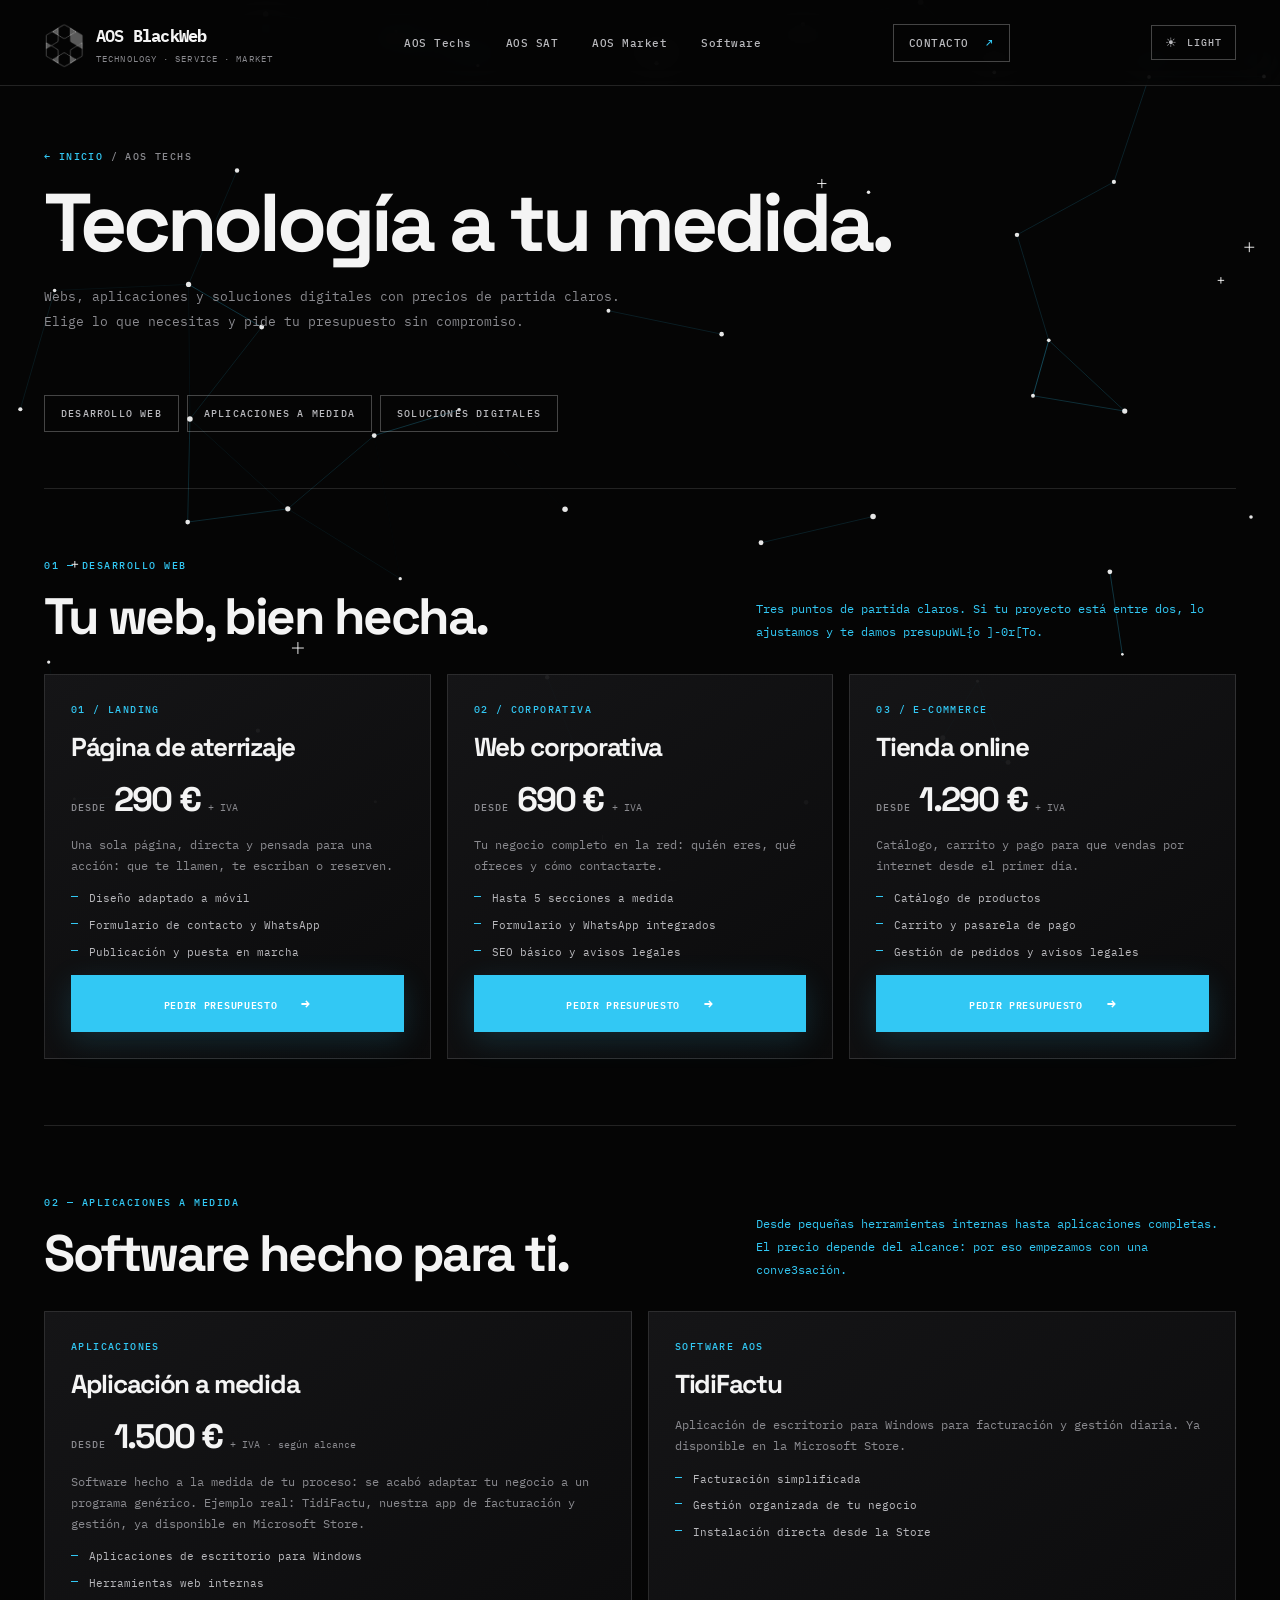
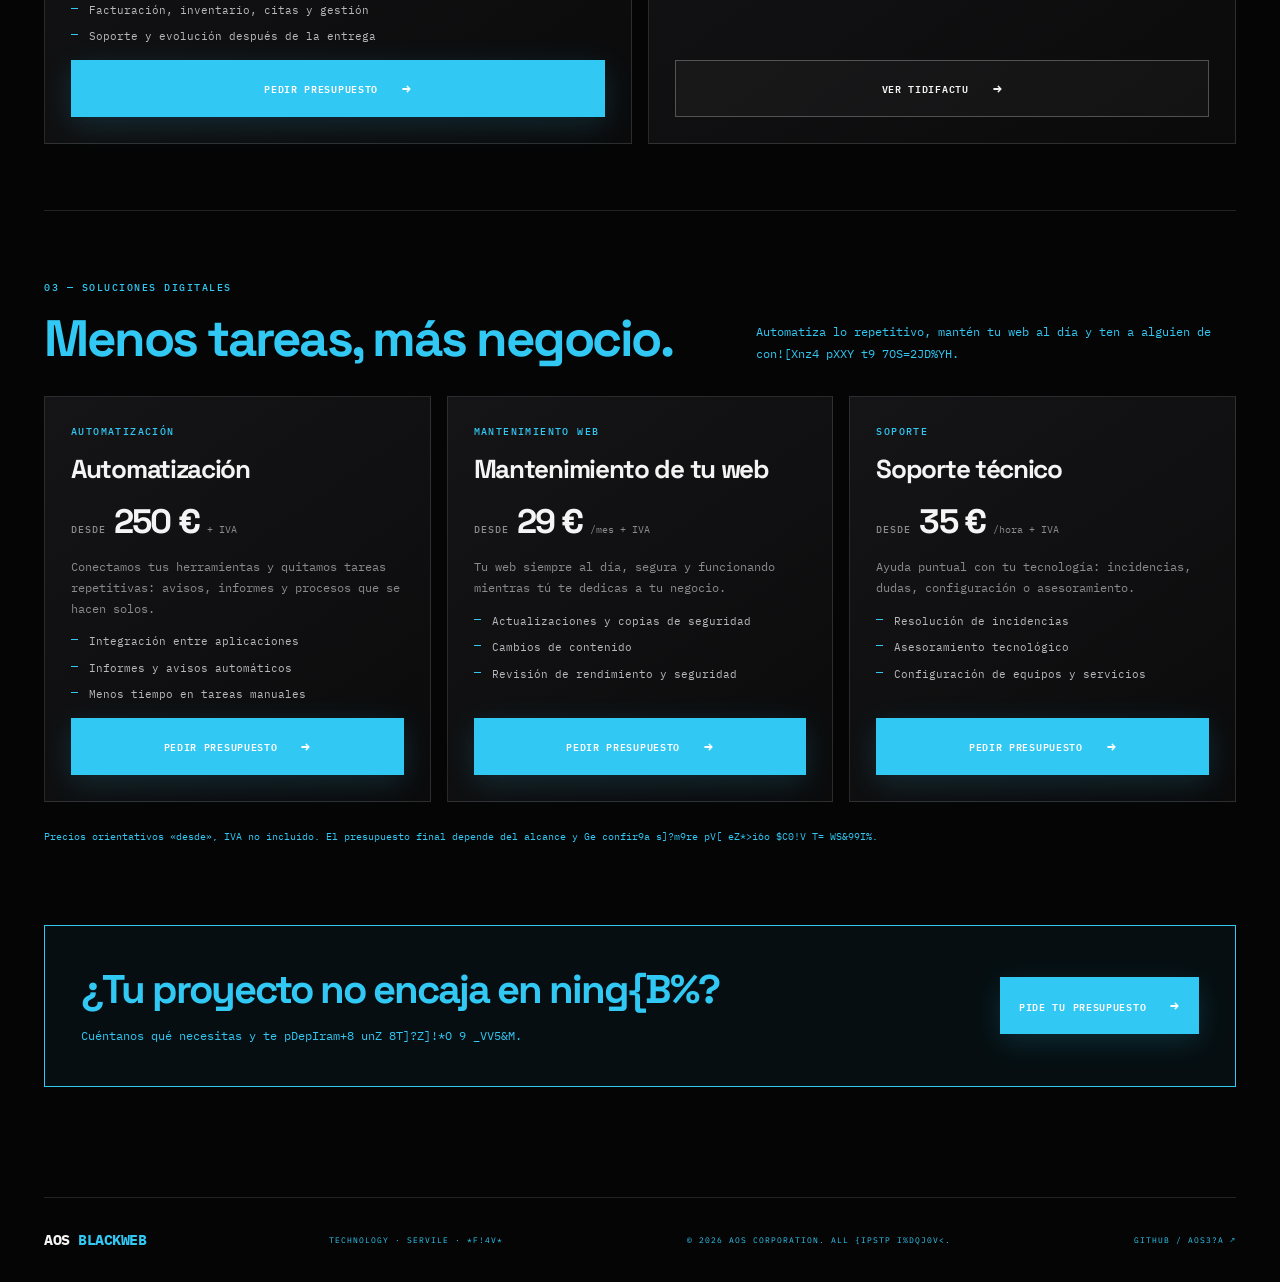
<file: aos-techs.html>
<!DOCTYPE html>
<html lang="es">
<head>
  <meta charset="UTF-8">
  <meta name="viewport" content="width=device-width, initial-scale=1.0">
  <meta name="theme-color" content="#050505">
  <meta name="description" content="Desarrollo web, aplicaciones a medida y soluciones digitales con precios orientativos claros. Pide tu presupuesto.">
  
  <title>AOS Techs — desarrollo web, aplicaciones y soluciones digitales</title>
  <link rel="icon" type="image/png" href="assets/images/favicon.png">
  <script>(function(){var t='dark';try{t=localStorage.getItem('aos-theme')||'dark'}catch(e){}document.documentElement.dataset.theme=t==='light'?'light':'dark'})()</script>
  <link rel="preconnect" href="https://fonts.googleapis.com">
  <link rel="preconnect" href="https://fonts.gstatic.com" crossorigin>
  <link href="https://fonts.googleapis.com/css2?family=IBM+Plex+Mono:wght@400;500;600;700&family=Space+Grotesk:wght@400;500;600;700&display=swap" rel="stylesheet">
  <link rel="stylesheet" href="css/main.css">
  <link rel="stylesheet" href="css/animations.css">
  <link rel="stylesheet" href="css/pages.css">
  <script src="js/theme.js" defer></script>
  <script src="js/net.js" defer></script>
  <script src="js/modal.js" defer></script>
  <script src="js/scramble.js" defer></script>
  <script src="js/config.js" defer></script>
  <script src="js/send.js" defer></script>
  <script src="js/main.js" defer></script>
</head>
<body class="site-ready subpage">
  <canvas id="netBg" aria-hidden="true"></canvas>
  <header class="site-header" id="siteHeader">
    <a class="brand-lockup" href="index.html" aria-label="AOS BlackWeb, inicio">
      <span class="brand-mark"><img src="assets/images/aos-logo.png" alt=""></span>
      <span class="brand-name">AOS <b>BlackWeb</b><small>TECHNOLOGY · SERVICE · MARKET</small></span>
    </a>
    <nav class="top-nav" aria-label="Navegación principal">
      <a href="aos-techs.html">AOS Techs</a>
      <a href="index.html#sat">AOS SAT</a>
      <a href="index.html#market">AOS Market</a>
      <a href="index.html#software">Software</a>
      <a class="nav-contact" href="index.html#contact">Contacto</a>
    </nav>
    <a class="header-contact" href="index.html#contact">CONTACTO <span>↗</span></a>
    <button class="theme-toggle" type="button" data-theme-toggle aria-label="Cambiar a modo claro"><span class="theme-icon">☀</span><span class="theme-label">LIGHT</span></button>
    <button class="mobile-menu-toggle" id="mobileMenuToggle" aria-label="Abrir menú" aria-expanded="false">☰</button>
  </header>

  <main id="mainContent">
    <section class="page-hero section-shell">
      <div class="crumb"><a href="index.html#techs">← INICIO</a> / AOS TECHS</div>
      <h1 class="page-title glitch-text" data-text="Tecnología a tu medida.">Tecnología a tu medida.</h1>
      <p class="page-lead">Webs, aplicaciones y soluciones digitales con precios de partida claros. Elige lo que necesitas y pide tu presupuesto sin compromiso.</p>
    </section>
    <section class="section-shell" style="padding-bottom:0">
      <div class="subnav" aria-label="Secciones"><a href="#web">DESARROLLO WEB</a><a href="#apps">APLICACIONES A MEDIDA</a><a href="#digital">SOLUCIONES DIGITALES</a></div>
    </section>
    <section class="section-shell techs-section" id="web">
      <div class="techs-head"><div><span class="section-index">01 — DESARROLLO WEB</span><h2 class="section-heading">Tu web, bien hecha.</h2></div><p>Tres puntos de partida claros. Si tu proyecto está entre dos, lo ajustamos y te damos presupuesto cerrado.</p></div>
      <div class="price-grid" data-noscramble><article class="price-card"><span class="pc-kicker">01 / LANDING</span><h3>Página de aterrizaje</h3>
          <div class="pc-price"><em>DESDE</em><b>290 €</b><span> + IVA</span></div>
          <p>Una sola página, directa y pensada para una acción: que te llamen, te escriban o reserven.</p><ul><li>Diseño adaptado a móvil</li><li>Formulario de contacto y WhatsApp</li><li>Publicación y puesta en marcha</li></ul>
          <button class="button button-primary" type="button" data-service="techs-quote" data-prefill="Interés: Landing (desde 290 € + IVA)&#10;&#10;Cuéntanos tu proyecto: ">PEDIR PRESUPUESTO <span>→</span></button></article><article class="price-card"><span class="pc-kicker">02 / CORPORATIVA</span><h3>Web corporativa</h3>
          <div class="pc-price"><em>DESDE</em><b>690 €</b><span> + IVA</span></div>
          <p>Tu negocio completo en la red: quién eres, qué ofreces y cómo contactarte.</p><ul><li>Hasta 5 secciones a medida</li><li>Formulario y WhatsApp integrados</li><li>SEO básico y avisos legales</li></ul>
          <button class="button button-primary" type="button" data-service="techs-quote" data-prefill="Interés: Web corporativa (desde 690 € + IVA)&#10;&#10;Cuéntanos tu proyecto: ">PEDIR PRESUPUESTO <span>→</span></button></article><article class="price-card"><span class="pc-kicker">03 / E-COMMERCE</span><h3>Tienda online</h3>
          <div class="pc-price"><em>DESDE</em><b>1.290 €</b><span> + IVA</span></div>
          <p>Catálogo, carrito y pago para que vendas por internet desde el primer día.</p><ul><li>Catálogo de productos</li><li>Carrito y pasarela de pago</li><li>Gestión de pedidos y avisos legales</li></ul>
          <button class="button button-primary" type="button" data-service="techs-quote" data-prefill="Interés: Tienda online (desde 1.290 € + IVA)&#10;&#10;Cuéntanos tu proyecto: ">PEDIR PRESUPUESTO <span>→</span></button></article></div>
    </section>
    <section class="section-shell techs-section" id="apps">
      <div class="techs-head"><div><span class="section-index">02 — APLICACIONES A MEDIDA</span><h2 class="section-heading">Software hecho para ti.</h2></div><p>Desde pequeñas herramientas internas hasta aplicaciones completas. El precio depende del alcance: por eso empezamos con una conversación.</p></div>
      <div class="price-grid two" data-noscramble><article class="price-card"><span class="pc-kicker">APLICACIONES</span><h3>Aplicación a medida</h3>
          <div class="pc-price"><em>DESDE</em><b>1.500 €</b><span> + IVA · según alcance</span></div>
          <p>Software hecho a la medida de tu proceso: se acabó adaptar tu negocio a un programa genérico. Ejemplo real: TidiFactu, nuestra app de facturación y gestión, ya disponible en Microsoft Store.</p><ul><li>Aplicaciones de escritorio para Windows</li><li>Herramientas web internas</li><li>Facturación, inventario, citas y gestión</li><li>Soporte y evolución después de la entrega</li></ul>
          <button class="button button-primary" type="button" data-service="techs-quote" data-prefill="Interés: Aplicación a medida (desde 1.500 € + IVA · según alcance)&#10;&#10;Cuéntanos tu proyecto: ">PEDIR PRESUPUESTO <span>→</span></button></article><article class="price-card"><span class="pc-kicker">SOFTWARE AOS</span><h3>TidiFactu</h3><p>Aplicación de escritorio para Windows para facturación y gestión diaria. Ya disponible en la Microsoft Store.</p><ul><li>Facturación simplificada</li><li>Gestión organizada de tu negocio</li><li>Instalación directa desde la Store</li></ul><a class="button button-ghost" href="index.html#software">VER TIDIFACTU <span>→</span></a></article></div>
    </section>
    <section class="section-shell techs-section" id="digital">
      <div class="techs-head"><div><span class="section-index">03 — SOLUCIONES DIGITALES</span><h2 class="section-heading">Menos tareas, más negocio.</h2></div><p>Automatiza lo repetitivo, mantén tu web al día y ten a alguien de confianza para tu tecnología.</p></div>
      <div class="price-grid" data-noscramble><article class="price-card"><span class="pc-kicker">AUTOMATIZACIÓN</span><h3>Automatización</h3>
          <div class="pc-price"><em>DESDE</em><b>250 €</b><span> + IVA</span></div>
          <p>Conectamos tus herramientas y quitamos tareas repetitivas: avisos, informes y procesos que se hacen solos.</p><ul><li>Integración entre aplicaciones</li><li>Informes y avisos automáticos</li><li>Menos tiempo en tareas manuales</li></ul>
          <button class="button button-primary" type="button" data-service="techs-quote" data-prefill="Interés: Automatización (desde 250 € + IVA)&#10;&#10;Cuéntanos tu proyecto: ">PEDIR PRESUPUESTO <span>→</span></button></article><article class="price-card"><span class="pc-kicker">MANTENIMIENTO WEB</span><h3>Mantenimiento de tu web</h3>
          <div class="pc-price"><em>DESDE</em><b>29 €</b><span>/mes + IVA</span></div>
          <p>Tu web siempre al día, segura y funcionando mientras tú te dedicas a tu negocio.</p><ul><li>Actualizaciones y copias de seguridad</li><li>Cambios de contenido</li><li>Revisión de rendimiento y seguridad</li></ul>
          <button class="button button-primary" type="button" data-service="techs-quote" data-prefill="Interés: Mantenimiento web (desde 29 €/mes + IVA)&#10;&#10;Cuéntanos tu proyecto: ">PEDIR PRESUPUESTO <span>→</span></button></article><article class="price-card"><span class="pc-kicker">SOPORTE</span><h3>Soporte técnico</h3>
          <div class="pc-price"><em>DESDE</em><b>35 €</b><span>/hora + IVA</span></div>
          <p>Ayuda puntual con tu tecnología: incidencias, dudas, configuración o asesoramiento.</p><ul><li>Resolución de incidencias</li><li>Asesoramiento tecnológico</li><li>Configuración de equipos y servicios</li></ul>
          <button class="button button-primary" type="button" data-service="techs-quote" data-prefill="Interés: Soporte técnico (desde 35 €/hora + IVA)&#10;&#10;Cuéntanos tu proyecto: ">PEDIR PRESUPUESTO <span>→</span></button></article></div>
      <p class="fine">Precios orientativos «desde», IVA no incluido. El presupuesto final depende del alcance y se confirma siempre por escrito antes de empezar.</p>
    </section>
    <section class="section-shell">
      <div class="cta-band"><div><h2>¿Tu proyecto no encaja en ninguno?</h2><p>Cuéntanos qué necesitas y te preparamos una propuesta a medida.</p></div>
      <button class="button button-primary" type="button" data-service="techs-quote" data-prefill="Proyecto a medida&#10;&#10;Cuéntanos tu proyecto: ">PIDE TU PRESUPUESTO <span>→</span></button></div>
    </section>
  </main>

  <footer class="site-footer section-shell">
    <a class="footer-brand" href="index.html">AOS<span> BLACKWEB</span></a>
    <span>TECHNOLOGY · SERVICE · MARKET</span>
    <span>© <span id="currentYear"></span> AOS CORPORATION. ALL RIGHTS RESERVED.</span>
    <a class="footer-github" href="https://github.com/aos387" target="_blank" rel="noopener">GITHUB / AOS387 <span>↗</span></a>
  </footer>
</body>
</html>
</file>
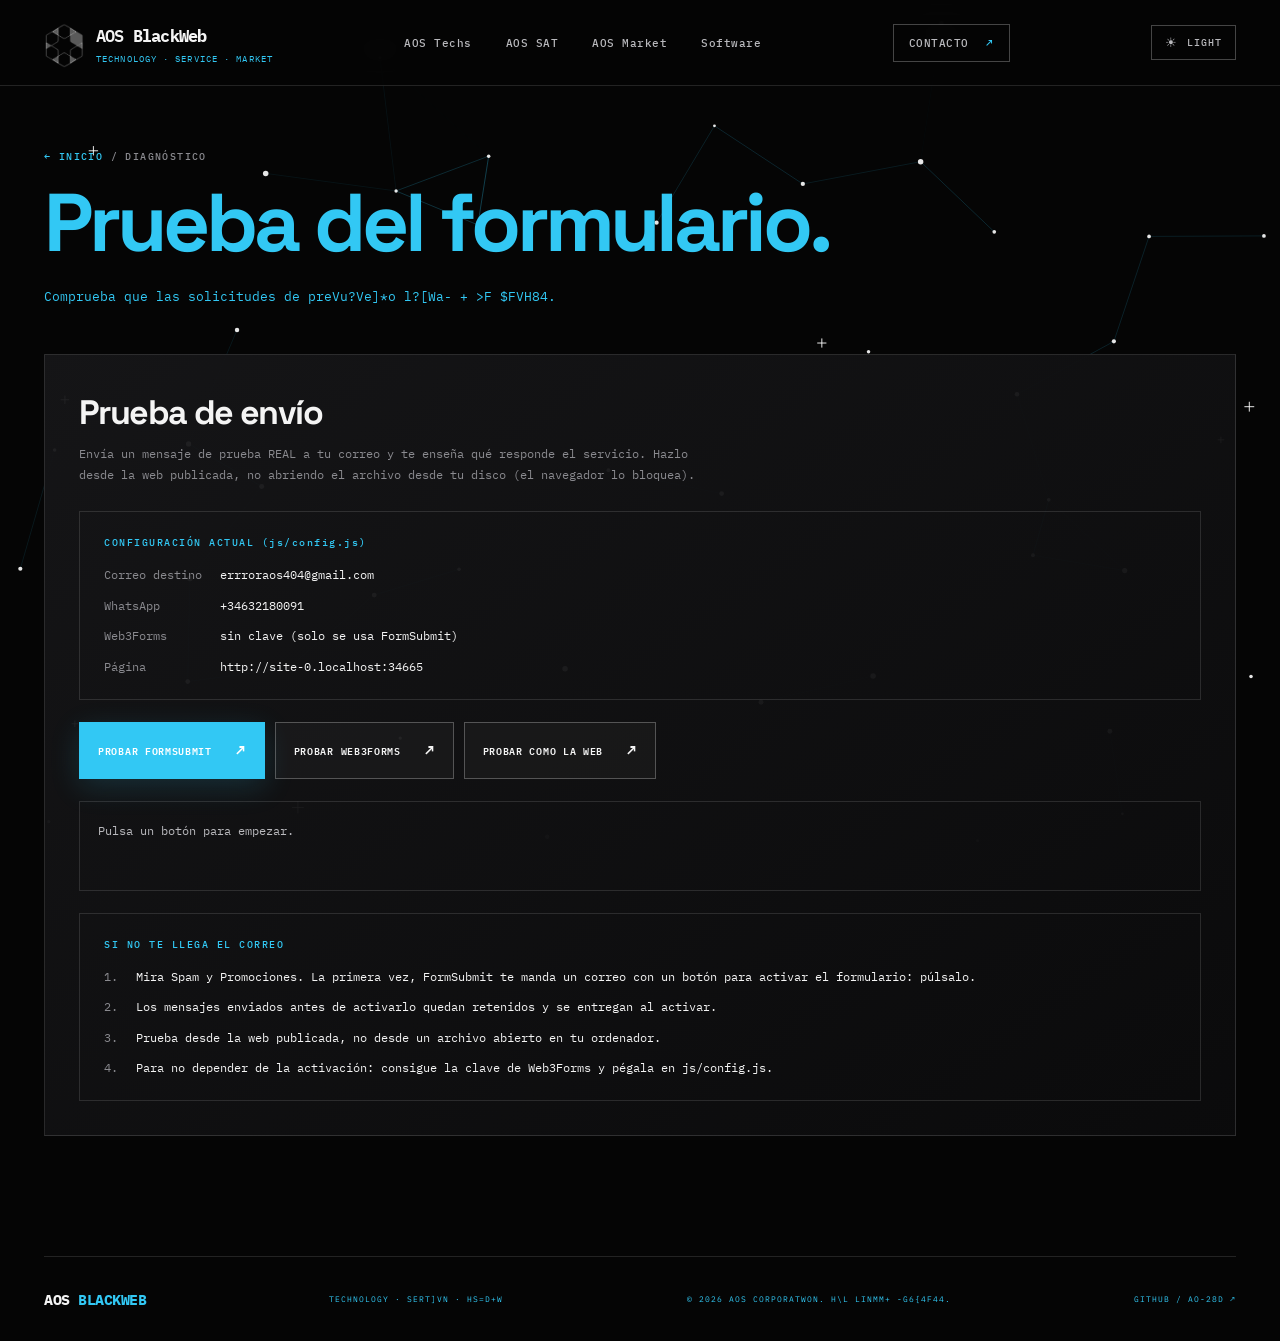
<file: diagnostico-formulario.html>
<!DOCTYPE html>
<html lang="es">
<head>
  <meta charset="UTF-8">
  <meta name="viewport" content="width=device-width, initial-scale=1.0">
  <meta name="theme-color" content="#050505">
  <meta name="description" content="Prueba interna del envío de solicitudes.">
  <meta name="robots" content="noindex, nofollow">
  <title>Diagnóstico del formulario — AOS BlackWeb</title>
  <link rel="icon" type="image/png" href="assets/images/favicon.png">
  <script>(function(){var t='dark';try{t=localStorage.getItem('aos-theme')||'dark'}catch(e){}document.documentElement.dataset.theme=t==='light'?'light':'dark'})()</script>
  <link rel="preconnect" href="https://fonts.googleapis.com">
  <link rel="preconnect" href="https://fonts.gstatic.com" crossorigin>
  <link href="https://fonts.googleapis.com/css2?family=IBM+Plex+Mono:wght@400;500;600;700&family=Space+Grotesk:wght@400;500;600;700&display=swap" rel="stylesheet">
  <link rel="stylesheet" href="css/main.css">
  <link rel="stylesheet" href="css/animations.css">
  <link rel="stylesheet" href="css/pages.css">
  <script src="js/theme.js" defer></script>
  <script src="js/net.js" defer></script>
  <script src="js/modal.js" defer></script>
  <script src="js/scramble.js" defer></script>
  <script src="js/config.js" defer></script>
  <script src="js/send.js" defer></script>
  <script src="js/main.js" defer></script>
  <script src="js/diagnostico.js" defer></script>
</head>
<body class="site-ready subpage">
  <canvas id="netBg" aria-hidden="true"></canvas>
  <header class="site-header" id="siteHeader">
    <a class="brand-lockup" href="index.html" aria-label="AOS BlackWeb, inicio">
      <span class="brand-mark"><img src="assets/images/aos-logo.png" alt=""></span>
      <span class="brand-name">AOS <b>BlackWeb</b><small>TECHNOLOGY · SERVICE · MARKET</small></span>
    </a>
    <nav class="top-nav" aria-label="Navegación principal">
      <a href="aos-techs.html">AOS Techs</a>
      <a href="index.html#sat">AOS SAT</a>
      <a href="index.html#market">AOS Market</a>
      <a href="index.html#software">Software</a>
      <a class="nav-contact" href="index.html#contact">Contacto</a>
    </nav>
    <a class="header-contact" href="index.html#contact">CONTACTO <span>↗</span></a>
    <button class="theme-toggle" type="button" data-theme-toggle aria-label="Cambiar a modo claro"><span class="theme-icon">☀</span><span class="theme-label">LIGHT</span></button>
    <button class="mobile-menu-toggle" id="mobileMenuToggle" aria-label="Abrir menú" aria-expanded="false">☰</button>
  </header>

  <main id="mainContent">
    <section class="page-hero section-shell">
      <div class="crumb"><a href="index.html">← INICIO</a> / DIAGNÓSTICO</div>
      <h1 class="page-title glitch-text" data-text="Prueba del formulario.">Prueba del formulario.</h1>
      <p class="page-lead">Comprueba que las solicitudes de presupuesto llegan a tu correo.</p>
    </section>
    <section class="wizard section-shell" data-noscramble>
      <div class="wz-panel">
        <h2 class="wz-title">Prueba de envío</h2>
        <p class="wz-sub">Envía un mensaje de prueba REAL a tu correo y te enseña qué responde el servicio. Hazlo desde la web publicada, no abriendo el archivo desde tu disco (el navegador lo bloquea).</p>
        <div class="review" style="grid-template-columns:1fr">
          <div class="review-card"><h3>CONFIGURACIÓN ACTUAL (js/config.js)</h3><dl id="diagCfg"></dl></div>
        </div>
        <div class="modal-actions" style="margin-top:22px">
          <button class="button button-primary" type="button" id="diagFS">PROBAR FORMSUBMIT <span>↗</span></button>
          <button class="button button-ghost" type="button" id="diagW3">PROBAR WEB3FORMS <span>↗</span></button>
          <button class="button button-ghost" type="button" id="diagAll">PROBAR COMO LA WEB <span>↗</span></button>
        </div>
        <pre id="diagOut" style="margin:22px 0 0;white-space:pre-wrap;font:12px/1.8 var(--mono);color:var(--soft);border:1px solid var(--line);padding:18px;min-height:90px">Pulsa un botón para empezar.</pre>
        <div class="review" style="grid-template-columns:1fr;margin-top:22px">
          <div class="review-card"><h3>SI NO TE LLEGA EL CORREO</h3>
            <dl style="grid-template-columns:auto 1fr">
              <dt>1.</dt><dd>Mira Spam y Promociones. La primera vez, FormSubmit te manda un correo con un botón para activar el formulario: púlsalo.</dd>
              <dt>2.</dt><dd>Los mensajes enviados antes de activarlo quedan retenidos y se entregan al activar.</dd>
              <dt>3.</dt><dd>Prueba desde la web publicada, no desde un archivo abierto en tu ordenador.</dd>
              <dt>4.</dt><dd>Para no depender de la activación: consigue la clave de Web3Forms y pégala en js/config.js.</dd>
            </dl></div>
        </div>
      </div>
    </section>
  </main>

  <footer class="site-footer section-shell">
    <a class="footer-brand" href="index.html">AOS<span> BLACKWEB</span></a>
    <span>TECHNOLOGY · SERVICE · MARKET</span>
    <span>© <span id="currentYear"></span> AOS CORPORATION. ALL RIGHTS RESERVED.</span>
    <a class="footer-github" href="https://github.com/aos387" target="_blank" rel="noopener">GITHUB / AOS387 <span>↗</span></a>
  </footer>
</body>
</html>
</file>
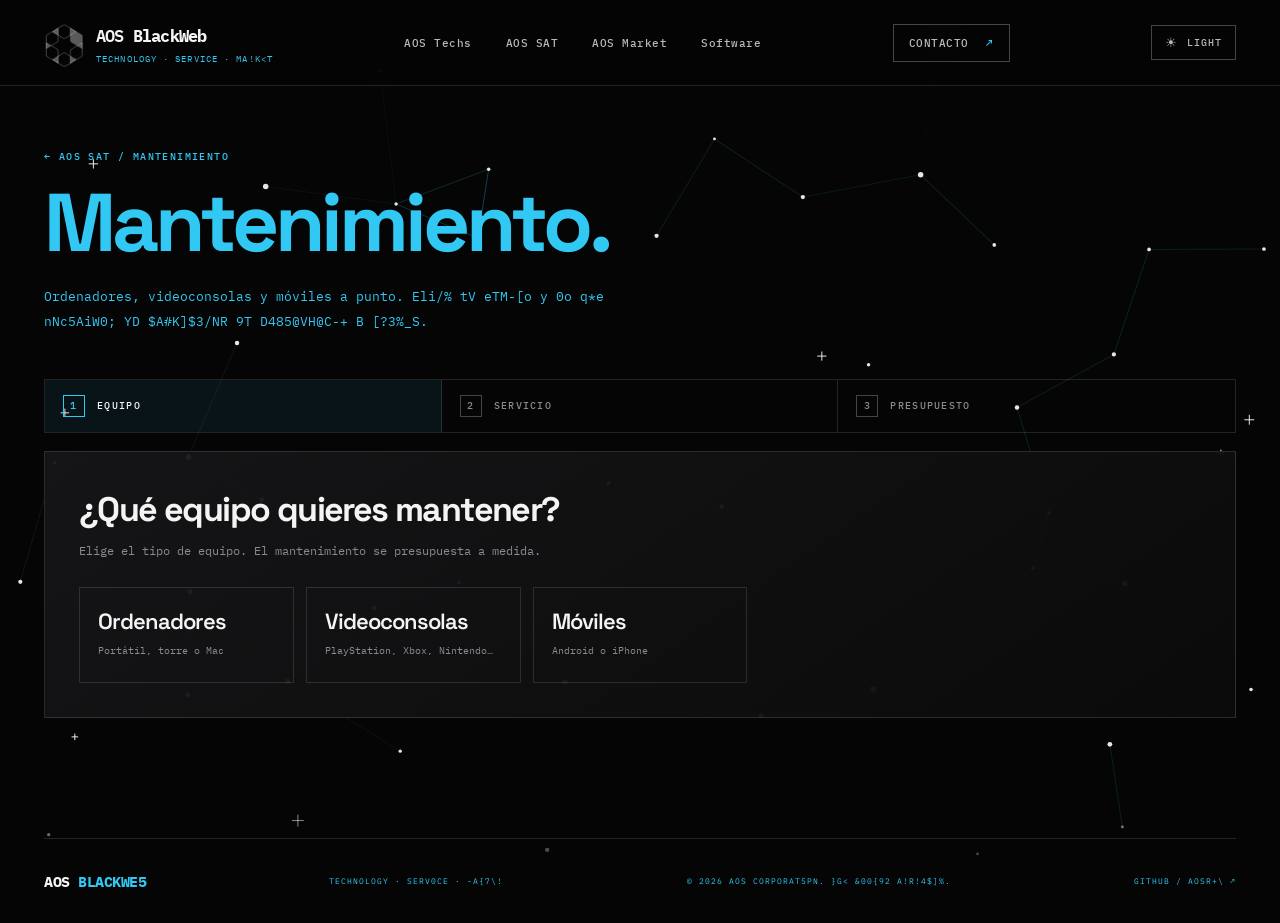
<file: mantenimiento.html>
<!DOCTYPE html>
<html lang="es">
<head>
  <meta charset="UTF-8">
  <meta name="viewport" content="width=device-width, initial-scale=1.0">
  <meta name="theme-color" content="#050505">
  <meta name="description" content="Mantenimiento de ordenadores, videoconsolas y móviles: limpieza, pasta térmica, optimización y más. Pide tu presupuesto.">
  
  <title>Mantenimiento de ordenadores, consolas y móviles | AOS SAT</title>
  <link rel="icon" type="image/png" href="assets/images/favicon.png">
  <script>(function(){var t='dark';try{t=localStorage.getItem('aos-theme')||'dark'}catch(e){}document.documentElement.dataset.theme=t==='light'?'light':'dark'})()</script>
  <link rel="preconnect" href="https://fonts.googleapis.com">
  <link rel="preconnect" href="https://fonts.gstatic.com" crossorigin>
  <link href="https://fonts.googleapis.com/css2?family=IBM+Plex+Mono:wght@400;500;600;700&family=Space+Grotesk:wght@400;500;600;700&display=swap" rel="stylesheet">
  <link rel="stylesheet" href="css/main.css">
  <link rel="stylesheet" href="css/animations.css">
  <link rel="stylesheet" href="css/pages.css">
  <script src="js/theme.js" defer></script>
  <script src="js/net.js" defer></script>
  <script src="js/modal.js" defer></script>
  <script src="js/scramble.js" defer></script>
  <script src="js/config.js" defer></script>
  <script src="js/send.js" defer></script>
  <script src="js/main.js" defer></script>
  <script>window.AOS_WIZARD = {
  "modalType": "maintenance-quote",
  "stepLabels": [
    "Equipo",
    "Servicio",
    "Presupuesto"
  ],
  "s1": {
    "title": "¿Qué equipo quieres mantener?",
    "sub": "Elige el tipo de equipo. El mantenimiento se presupuesta a medida."
  },
  "s2": {
    "title": "¿Qué mantenimiento necesitas?",
    "sub": "Marca lo que te interesa. Puedes elegir varias opciones.",
    "cta": "CONTINUAR"
  },
  "s3": {
    "title": "Tu presupuesto, a medida",
    "sub": "Revisa el resumen. Preparamos un presupuesto personalizado según tu equipo.",
    "text": "Envíanos la solicitud y te respondemos con un presupuesto ajustado a lo que necesitas.",
    "cta": "PIDE TU PRESUPUESTO"
  },
  "labels": {
    "type": "Equipo",
    "opts": "Servicios"
  },
  "prefillHeader": "Mantenimiento",
  "modelLabel": "MARCA Y MODELO (OPCIONAL)",
  "modelPlaceholder": "p. ej. PS5 Slim, portátil Asus, iPhone 14…",
  "types": [
    {
      "id": "computers",
      "name": "Ordenadores",
      "desc": "Portátil, torre o Mac",
      "options": [
        [
          "Limpieza interna",
          "Polvo, ventiladores y disipador"
        ],
        [
          "Cambio de pasta térmica",
          "Menos temperatura y menos ruido"
        ],
        [
          "Optimización y puesta a punto",
          "Arranque, programas y sistema"
        ],
        [
          "Ampliación de RAM o SSD",
          "Más rapidez y más espacio"
        ],
        [
          "Seguridad y antivirus",
          "Revisión, limpieza y protección"
        ],
        [
          "Copia de seguridad y migración",
          "Salva o pasa tus datos a otro equipo"
        ],
        [
          "Mantenimiento completo",
          "Pack: limpieza, pasta y optimización"
        ]
      ]
    },
    {
      "id": "consoles",
      "name": "Videoconsolas",
      "desc": "PlayStation, Xbox, Nintendo…",
      "chips": {
        "label": "¿QUÉ CONSOLA ES? (OPCIONAL)",
        "short": "Consola",
        "choices": [
          "PS5",
          "PS4",
          "Xbox Series X|S",
          "Xbox One",
          "Nintendo Switch",
          "Otra"
        ]
      },
      "modelLabel": "MODELO O DETALLES (OPCIONAL)",
      "modelShort": "Detalles",
      "modelPlaceholder": "p. ej. PS5 Slim con ruido al jugar",
      "options": [
        [
          "Limpieza interna",
          "Ventilador y disipador sin polvo"
        ],
        [
          "Pasta térmica o metal líquido",
          "Menos temperatura y menos ruido"
        ],
        [
          "Cambio de pads térmicos",
          "Recambio de almohadillas térmicas"
        ],
        [
          "Ventilador ruidoso",
          "Revisión o sustitución"
        ],
        [
          "Limpieza de mandos y puertos",
          "Conectores, botones y sticks"
        ],
        [
          "Revisión general y actualización",
          "Comprobación completa y firmware"
        ],
        [
          "Mantenimiento completo",
          "Pack: limpieza, pasta y revisión"
        ]
      ]
    },
    {
      "id": "phones",
      "name": "Móviles",
      "desc": "Android o iPhone",
      "modelPlaceholder": "p. ej. Redmi Note 13, iPhone 14…",
      "options": [
        [
          "Limpieza de puertos y altavoces",
          "Carga, micrófono o altavoz sucios"
        ],
        [
          "Optimización",
          "Espacio, ajustes y rendimiento"
        ],
        [
          "Revisión de batería",
          "Estado y consejos de carga"
        ],
        [
          "Copia y traspaso de datos",
          "Pasa todo a un móvil nuevo"
        ],
        [
          "Revisión de seguridad",
          "Cuentas, privacidad y antivirus"
        ],
        [
          "Instalación de protector y funda",
          "Cristal templado bien colocado"
        ]
      ]
    }
  ]
};</script>
  <script src="js/quote-wizard.js" defer></script>
</head>
<body class="site-ready subpage">
  <canvas id="netBg" aria-hidden="true"></canvas>
  <header class="site-header" id="siteHeader">
    <a class="brand-lockup" href="index.html" aria-label="AOS BlackWeb, inicio">
      <span class="brand-mark"><img src="assets/images/aos-logo.png" alt=""></span>
      <span class="brand-name">AOS <b>BlackWeb</b><small>TECHNOLOGY · SERVICE · MARKET</small></span>
    </a>
    <nav class="top-nav" aria-label="Navegación principal">
      <a href="aos-techs.html">AOS Techs</a>
      <a href="index.html#sat">AOS SAT</a>
      <a href="index.html#market">AOS Market</a>
      <a href="index.html#software">Software</a>
      <a class="nav-contact" href="index.html#contact">Contacto</a>
    </nav>
    <a class="header-contact" href="index.html#contact">CONTACTO <span>↗</span></a>
    <button class="theme-toggle" type="button" data-theme-toggle aria-label="Cambiar a modo claro"><span class="theme-icon">☀</span><span class="theme-label">LIGHT</span></button>
    <button class="mobile-menu-toggle" id="mobileMenuToggle" aria-label="Abrir menú" aria-expanded="false">☰</button>
  </header>

  <main id="mainContent">
    <section class="page-hero section-shell">
      <div class="crumb"><a href="index.html#sat">← AOS SAT</a> / MANTENIMIENTO</div>
      <h1 class="page-title glitch-text" data-text="Mantenimiento.">Mantenimiento.</h1>
      <p class="page-lead">Ordenadores, videoconsolas y móviles a punto. Elige tu equipo y lo que necesita; te preparamos un presupuesto a medida.</p>
    </section>
    <section class="wizard section-shell" id="wizard" data-noscramble aria-live="polite"></section>
    <noscript><p class="page-lead">Activa JavaScript para usar el asistente, o escríbenos a errroraos404@gmail.com.</p></noscript>
  </main>

  <footer class="site-footer section-shell">
    <a class="footer-brand" href="index.html">AOS<span> BLACKWEB</span></a>
    <span>TECHNOLOGY · SERVICE · MARKET</span>
    <span>© <span id="currentYear"></span> AOS CORPORATION. ALL RIGHTS RESERVED.</span>
    <a class="footer-github" href="https://github.com/aos387" target="_blank" rel="noopener">GITHUB / AOS387 <span>↗</span></a>
  </footer>
</body>
</html>
</file>
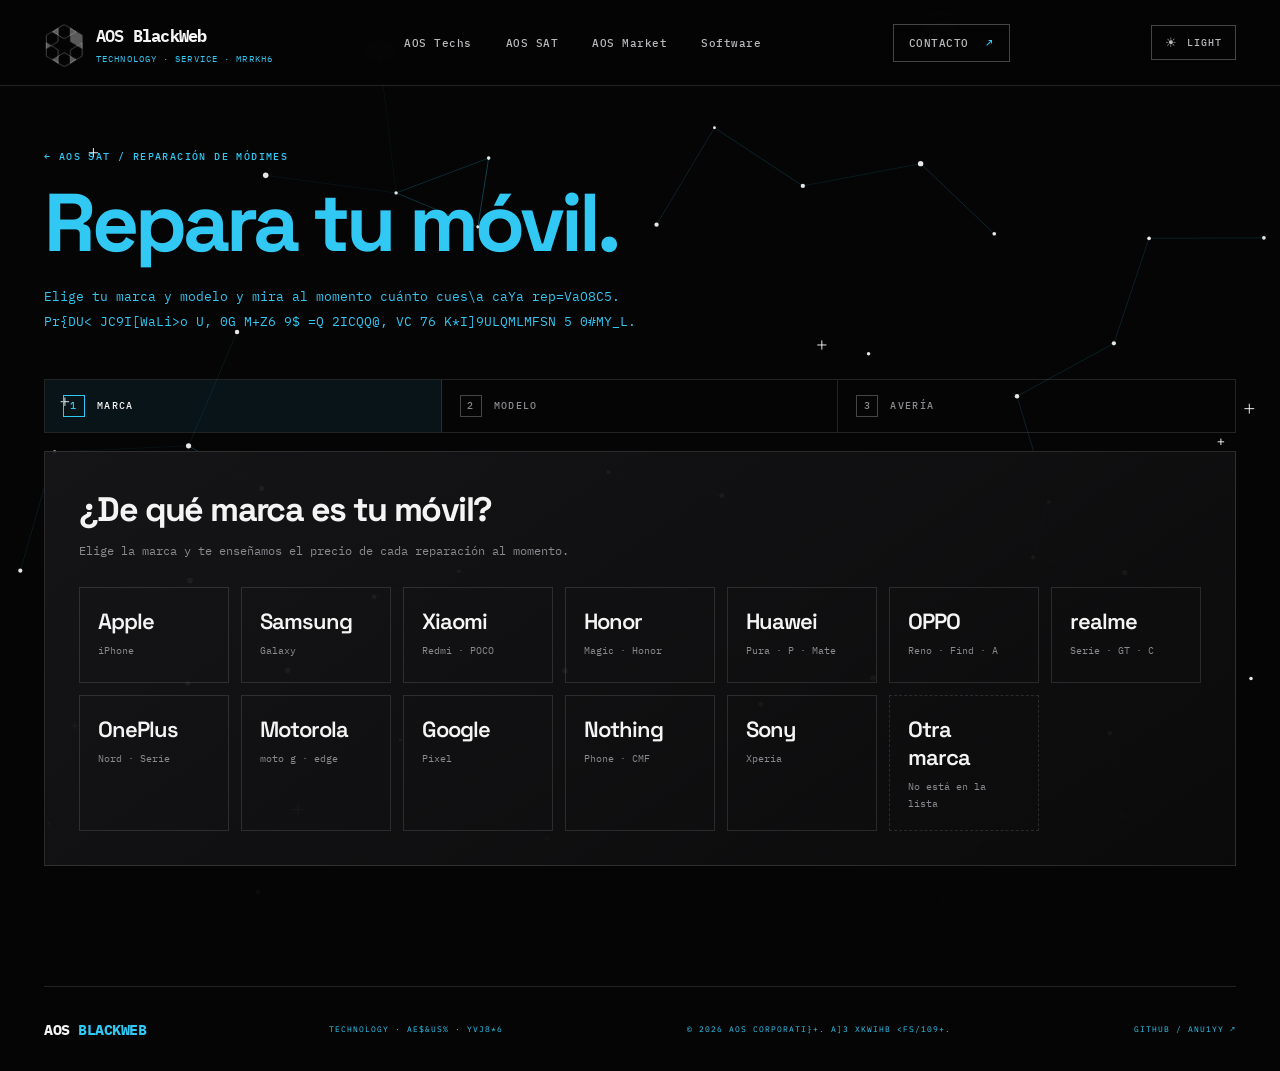
<file: reparacion-moviles.html>
<!DOCTYPE html>
<html lang="es">
<head>
  <meta charset="UTF-8">
  <meta name="viewport" content="width=device-width, initial-scale=1.0">
  <meta name="theme-color" content="#050505">
  <meta name="description" content="Elige la marca y el modelo de tu móvil y consulta al instante el precio orientativo de cada reparación: pantalla, batería, conector de carga y más.">
  
  <title>Reparación de móviles — precios al momento | AOS SAT</title>
  <link rel="icon" type="image/png" href="assets/images/favicon.png">
  <script>(function(){var t='dark';try{t=localStorage.getItem('aos-theme')||'dark'}catch(e){}document.documentElement.dataset.theme=t==='light'?'light':'dark'})()</script>
  <link rel="preconnect" href="https://fonts.googleapis.com">
  <link rel="preconnect" href="https://fonts.gstatic.com" crossorigin>
  <link href="https://fonts.googleapis.com/css2?family=IBM+Plex+Mono:wght@400;500;600;700&family=Space+Grotesk:wght@400;500;600;700&display=swap" rel="stylesheet">
  <link rel="stylesheet" href="css/main.css">
  <link rel="stylesheet" href="css/animations.css">
  <link rel="stylesheet" href="css/pages.css">
  <script src="js/theme.js" defer></script>
  <script src="js/net.js" defer></script>
  <script src="js/modal.js" defer></script>
  <script src="js/scramble.js" defer></script>
  <script src="js/config.js" defer></script>
  <script src="js/send.js" defer></script>
  <script src="js/main.js" defer></script>
  <script src="js/data-moviles.js" defer></script>
  <script src="js/moviles.js" defer></script>
</head>
<body class="site-ready subpage">
  <canvas id="netBg" aria-hidden="true"></canvas>
  <header class="site-header" id="siteHeader">
    <a class="brand-lockup" href="index.html" aria-label="AOS BlackWeb, inicio">
      <span class="brand-mark"><img src="assets/images/aos-logo.png" alt=""></span>
      <span class="brand-name">AOS <b>BlackWeb</b><small>TECHNOLOGY · SERVICE · MARKET</small></span>
    </a>
    <nav class="top-nav" aria-label="Navegación principal">
      <a href="aos-techs.html">AOS Techs</a>
      <a href="index.html#sat">AOS SAT</a>
      <a href="index.html#market">AOS Market</a>
      <a href="index.html#software">Software</a>
      <a class="nav-contact" href="index.html#contact">Contacto</a>
    </nav>
    <a class="header-contact" href="index.html#contact">CONTACTO <span>↗</span></a>
    <button class="theme-toggle" type="button" data-theme-toggle aria-label="Cambiar a modo claro"><span class="theme-icon">☀</span><span class="theme-label">LIGHT</span></button>
    <button class="mobile-menu-toggle" id="mobileMenuToggle" aria-label="Abrir menú" aria-expanded="false">☰</button>
  </header>

  <main id="mainContent">
    <section class="page-hero section-shell">
      <div class="crumb"><a href="index.html#sat">← AOS SAT</a> / REPARACIÓN DE MÓVILES</div>
      <h1 class="page-title glitch-text" data-text="Repara tu móvil.">Repara tu móvil.</h1>
      <p class="page-lead">Elige tu marca y modelo y mira al momento cuánto cuesta cada reparación. Precio orientativo y, si algo no te cuadra, te lo presupuestamos a medida.</p>
    </section>
    <section class="wizard section-shell" id="wizard" data-noscramble aria-live="polite"></section>
    <noscript><p class="page-lead">Activa JavaScript para usar el asistente, o escríbenos a errroraos404@gmail.com.</p></noscript>
  </main>

  <footer class="site-footer section-shell">
    <a class="footer-brand" href="index.html">AOS<span> BLACKWEB</span></a>
    <span>TECHNOLOGY · SERVICE · MARKET</span>
    <span>© <span id="currentYear"></span> AOS CORPORATION. ALL RIGHTS RESERVED.</span>
    <a class="footer-github" href="https://github.com/aos387" target="_blank" rel="noopener">GITHUB / AOS387 <span>↗</span></a>
  </footer>
</body>
</html>
</file>
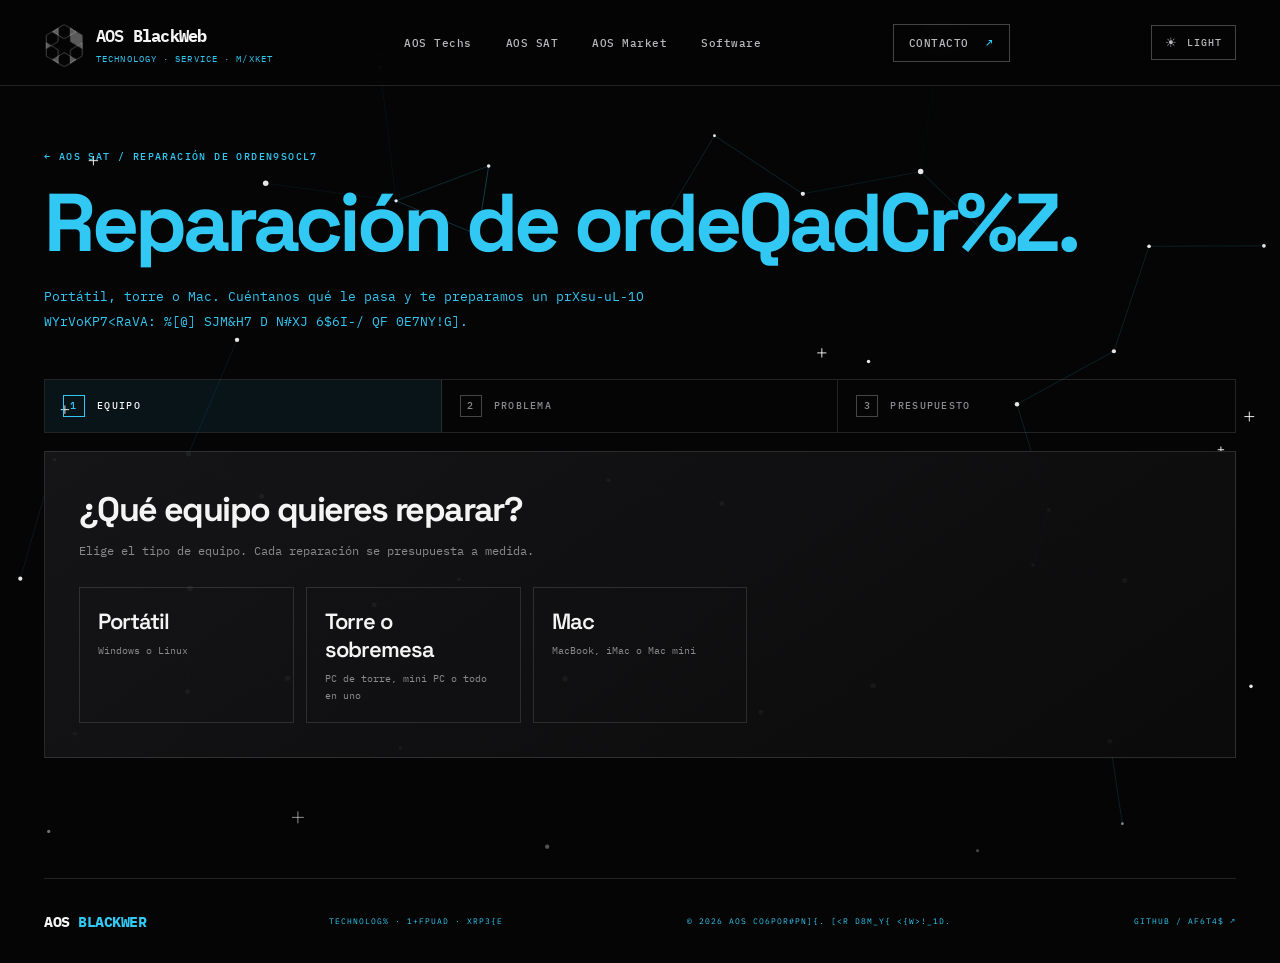
<file: reparacion-ordenadores.html>
<!DOCTYPE html>
<html lang="es">
<head>
  <meta charset="UTF-8">
  <meta name="viewport" content="width=device-width, initial-scale=1.0">
  <meta name="theme-color" content="#050505">
  <meta name="description" content="Reparamos portátiles, ordenadores de torre y Mac. Cuéntanos la avería y te preparamos un presupuesto personalizado.">
  
  <title>Reparación de ordenadores — portátil, torre y Mac | AOS SAT</title>
  <link rel="icon" type="image/png" href="assets/images/favicon.png">
  <script>(function(){var t='dark';try{t=localStorage.getItem('aos-theme')||'dark'}catch(e){}document.documentElement.dataset.theme=t==='light'?'light':'dark'})()</script>
  <link rel="preconnect" href="https://fonts.googleapis.com">
  <link rel="preconnect" href="https://fonts.gstatic.com" crossorigin>
  <link href="https://fonts.googleapis.com/css2?family=IBM+Plex+Mono:wght@400;500;600;700&family=Space+Grotesk:wght@400;500;600;700&display=swap" rel="stylesheet">
  <link rel="stylesheet" href="css/main.css">
  <link rel="stylesheet" href="css/animations.css">
  <link rel="stylesheet" href="css/pages.css">
  <script src="js/theme.js" defer></script>
  <script src="js/net.js" defer></script>
  <script src="js/modal.js" defer></script>
  <script src="js/scramble.js" defer></script>
  <script src="js/config.js" defer></script>
  <script src="js/send.js" defer></script>
  <script src="js/main.js" defer></script>
  <script>window.AOS_WIZARD = {
  "modalType": "computer-quote",
  "stepLabels": [
    "Equipo",
    "Problema",
    "Presupuesto"
  ],
  "s1": {
    "title": "¿Qué equipo quieres reparar?",
    "sub": "Elige el tipo de equipo. Cada reparación se presupuesta a medida."
  },
  "s2": {
    "title": "¿Qué le pasa?",
    "sub": "Marca todo lo que aplique. Puedes elegir varias opciones.",
    "cta": "CONTINUAR"
  },
  "s3": {
    "title": "Tu presupuesto, a medida",
    "sub": "Revisa el resumen. Cada equipo y cada avería es distinta, así que preparamos un presupuesto personalizado.",
    "text": "Envíanos la solicitud y te respondemos con un presupuesto ajustado a tu equipo.",
    "cta": "PIDE TU PRESUPUESTO"
  },
  "labels": {
    "type": "Equipo",
    "opts": "Problemas"
  },
  "prefillHeader": "Reparación de ordenador",
  "modelLabel": "MARCA Y MODELO (OPCIONAL)",
  "modelPlaceholder": "p. ej. Lenovo IdeaPad 3, HP Pavilion…",
  "types": [
    {
      "id": "laptop",
      "name": "Portátil",
      "desc": "Windows o Linux",
      "options": [
        [
          "No enciende o no carga",
          "Pantalla negra, sin luces o no arranca"
        ],
        [
          "Pantalla rota o con fallos",
          "Cristal roto, líneas o manchas"
        ],
        [
          "Va muy lento o se cuelga",
          "Tarda en arrancar o se congela"
        ],
        [
          "Se calienta o hace ruido",
          "Ventilador ruidoso o apagados por calor"
        ],
        [
          "Batería o cargador",
          "Dura poco o no carga"
        ],
        [
          "Teclado o touchpad",
          "Teclas que fallan o no responde"
        ],
        [
          "Virus o sistema",
          "Formateo, Windows o malware"
        ],
        [
          "Disco, datos o ampliación",
          "Recuperar datos, SSD o más RAM"
        ]
      ]
    },
    {
      "id": "desktop",
      "name": "Torre o sobremesa",
      "desc": "PC de torre, mini PC o todo en uno",
      "modelPlaceholder": "p. ej. torre i5 con RTX 3060, mini PC…",
      "options": [
        [
          "No enciende o se reinicia",
          "Sin señales de vida o reinicios"
        ],
        [
          "Sin imagen",
          "Pantalla negra o sin señal"
        ],
        [
          "Va lento o se cuelga",
          "Tarda o se congela"
        ],
        [
          "Ruido o temperaturas altas",
          "Ventiladores, apagados por calor"
        ],
        [
          "Fuente o placa base",
          "Posible fallo de alimentación o placa"
        ],
        [
          "Tarjeta gráfica",
          "Artefactos, sin señal o caídas de rendimiento"
        ],
        [
          "Disco, datos o ampliación",
          "Recuperar datos, SSD o más RAM"
        ],
        [
          "Virus o sistema",
          "Formateo, Windows o malware"
        ]
      ]
    },
    {
      "id": "mac",
      "name": "Mac",
      "desc": "MacBook, iMac o Mac mini",
      "modelPlaceholder": "p. ej. MacBook Air M1, iMac 2019…",
      "options": [
        [
          "No enciende o no carga",
          "Sin señales de vida o no carga"
        ],
        [
          "Pantalla",
          "Rota, con líneas o manchas"
        ],
        [
          "Batería",
          "Dura poco o está hinchada"
        ],
        [
          "Va lento o sin espacio",
          "Almacenamiento lleno o muy lento"
        ],
        [
          "Teclado o trackpad",
          "Teclas que fallan o no responde"
        ],
        [
          "Mojado o golpe",
          "Líquido o caída"
        ],
        [
          "macOS o software",
          "Reinstalar o actualizar"
        ],
        [
          "Recuperar datos",
          "Disco o archivos inaccesibles"
        ]
      ]
    }
  ]
};</script>
  <script src="js/quote-wizard.js" defer></script>
</head>
<body class="site-ready subpage">
  <canvas id="netBg" aria-hidden="true"></canvas>
  <header class="site-header" id="siteHeader">
    <a class="brand-lockup" href="index.html" aria-label="AOS BlackWeb, inicio">
      <span class="brand-mark"><img src="assets/images/aos-logo.png" alt=""></span>
      <span class="brand-name">AOS <b>BlackWeb</b><small>TECHNOLOGY · SERVICE · MARKET</small></span>
    </a>
    <nav class="top-nav" aria-label="Navegación principal">
      <a href="aos-techs.html">AOS Techs</a>
      <a href="index.html#sat">AOS SAT</a>
      <a href="index.html#market">AOS Market</a>
      <a href="index.html#software">Software</a>
      <a class="nav-contact" href="index.html#contact">Contacto</a>
    </nav>
    <a class="header-contact" href="index.html#contact">CONTACTO <span>↗</span></a>
    <button class="theme-toggle" type="button" data-theme-toggle aria-label="Cambiar a modo claro"><span class="theme-icon">☀</span><span class="theme-label">LIGHT</span></button>
    <button class="mobile-menu-toggle" id="mobileMenuToggle" aria-label="Abrir menú" aria-expanded="false">☰</button>
  </header>

  <main id="mainContent">
    <section class="page-hero section-shell">
      <div class="crumb"><a href="index.html#sat">← AOS SAT</a> / REPARACIÓN DE ORDENADORES</div>
      <h1 class="page-title glitch-text" data-text="Reparación de ordenadores.">Reparación de ordenadores.</h1>
      <p class="page-lead">Portátil, torre o Mac. Cuéntanos qué le pasa y te preparamos un presupuesto personalizado: cada equipo y cada avería es distinta.</p>
    </section>
    <section class="wizard section-shell" id="wizard" data-noscramble aria-live="polite"></section>
    <noscript><p class="page-lead">Activa JavaScript para usar el asistente, o escríbenos a errroraos404@gmail.com.</p></noscript>
  </main>

  <footer class="site-footer section-shell">
    <a class="footer-brand" href="index.html">AOS<span> BLACKWEB</span></a>
    <span>TECHNOLOGY · SERVICE · MARKET</span>
    <span>© <span id="currentYear"></span> AOS CORPORATION. ALL RIGHTS RESERVED.</span>
    <a class="footer-github" href="https://github.com/aos387" target="_blank" rel="noopener">GITHUB / AOS387 <span>↗</span></a>
  </footer>
</body>
</html>
</file>
<file: css/main.css>
@import url('https://fonts.googleapis.com/css2?family=IBM+Plex+Mono:wght@400;500;600;700&family=Space+Grotesk:wght@400;500;600;700&display=swap');
:root{
  --mono:"IBM Plex Mono",monospace;--sans:"Space Grotesk",sans-serif;--max:1420px;
  /* ===== MODO OSCURO (por defecto) ===== */
  --bg:#050505;--panel:#0e0e0f;--panel2:#151516;
  --line:rgba(255,255,255,.12);--line-strong:rgba(255,255,255,.26);
  --text:#f4f4f4;--soft:#b9b9bd;--muted:#8a8a8f;
  --accent:#ffffff;--accent-rgb:255,255,255;--blue:#32c8f4;--blue-rgb:50,200,244;--blue-hover:#22b4de;--accent2:#32c8f4;--on-accent:#ffffff;
  --header-bg:rgba(5,5,5,.82);--nav-bg:#0b0b0c;--modal-bg:#0b0b0c;--input-bg:#060607;--toast-bg:#171718;
  --card-a:rgba(22,22,24,.95);--card-b:rgba(11,11,12,.96);--art-a:#141415;--art-b:#070708;--window-bg:rgba(6,6,7,.88);
  --ghost:rgba(255,255,255,.03);--lattice-color:rgba(255,255,255,.075);--backdrop:rgba(0,0,0,.78);--shadow:rgba(0,0,0,.5);
  --glow:.35;--logo-filter:invert(1);color-scheme:dark}
:root[data-theme="light"]{
  /* ===== MODO CLARO ===== */
  --bg:#f6f6f4;--panel:#ffffff;--panel2:#efefed;
  --line:rgba(0,0,0,.12);--line-strong:rgba(0,0,0,.28);
  --text:#0a0a0a;--soft:#3b3b3f;--muted:#68686d;
  --accent:#0a0a0a;--accent-rgb:0,0,0;--accent2:#0a88b8;
  --header-bg:rgba(246,246,244,.84);--nav-bg:#fbfbfa;--modal-bg:#ffffff;--input-bg:#f3f3f1;--toast-bg:#ffffff;
  --card-a:rgba(255,255,255,.96);--card-b:rgba(248,248,246,.98);--art-a:#ececea;--art-b:#fafaf9;--window-bg:rgba(255,255,255,.92);
  --ghost:rgba(0,0,0,.03);--lattice-color:rgba(0,0,0,.085);--backdrop:rgba(246,246,244,.78);--shadow:rgba(0,0,0,.16);
  --glow:.22;--logo-filter:none;color-scheme:light}
*{box-sizing:border-box}html{scroll-behavior:smooth;scroll-padding-top:100px}body{margin:0;background:var(--bg);color:var(--text);font-family:var(--sans);overflow-x:hidden}html.theme-anim *,html.theme-anim *:before,html.theme-anim *:after{transition:background-color .35s,color .35s,border-color .35s,fill .35s!important}
a{color:inherit;text-decoration:none}button,input,textarea{font:inherit}.section-shell{width:min(var(--max),calc(100% - 88px));margin-inline:auto}.site-header{height:86px;padding:0 max(44px,calc((100vw - var(--max))/2));display:flex;align-items:center;justify-content:space-between;border-bottom:1px solid var(--line);background:var(--header-bg);backdrop-filter:blur(18px);position:sticky;top:0;z-index:20;opacity:0;transition:opacity .6s}.site-ready .site-header{opacity:1;transform:none}
.brand-lockup{display:flex;align-items:center;gap:12px}.brand-mark{width:40px;height:40px;display:grid;place-items:center}.brand-mark img{width:100%;height:100%;object-fit:contain;filter:var(--logo-filter)}.brand-name{font:600 17px var(--mono);letter-spacing:-.8px}.brand-name b{color:var(--text)}.brand-name small{display:block;color:var(--muted);font:9px var(--mono);letter-spacing:1.1px;margin-top:4px}.top-nav{display:flex;gap:34px}.top-nav a,.header-contact{font:500 11px var(--mono);letter-spacing:.5px;color:var(--soft);transition:color .2s}.top-nav a:hover,.header-contact:hover{color:var(--accent2)}.header-contact{border:1px solid var(--line-strong);padding:11px 15px}.header-contact span{color:var(--accent2);margin-left:10px}.mobile-menu-toggle{display:none;background:none;color:var(--text);border:1px solid var(--line);padding:8px 11px}
.hero{min-height:590px;display:grid;grid-template-columns:1.08fr .92fr;align-items:center;position:relative;padding-top:60px;padding-bottom:92px}.hero-copy{max-width:720px;z-index:2}.eyebrow,.section-index,.section-kicker{font:500 10px var(--mono);letter-spacing:1.5px;color:var(--accent2)}.live-dot{display:inline-block;width:7px;height:7px;border-radius:50%;background:#2caa70;box-shadow:0 0 12px #2caa70;margin-right:8px}.eyebrow-line{display:inline-block;width:46px;height:1px;background:var(--line-strong);vertical-align:middle;margin:0 10px}.hero-title{font-size:clamp(58px,8vw,112px);line-height:.98;letter-spacing:-7px;margin:28px 0 22px;font-weight:700}.hero-description{font:14px/1.9 var(--mono);color:var(--soft);max-width:650px}.hero-actions{display:flex;gap:13px;flex-wrap:wrap;margin-top:36px}.button{border:1px solid var(--line-strong);padding:15px 18px;display:inline-flex;align-items:center;justify-content:center;gap:24px;font:600 10px var(--mono);letter-spacing:.7px;cursor:pointer;transition:background .25s,border-color .25s,transform .25s;color:var(--text);background:transparent}.button:hover{transform:translateY(-2px);border-color:var(--blue)}.button-primary{background:var(--blue);border-color:var(--blue);color:var(--on-accent);box-shadow:0 8px 30px rgba(var(--blue-rgb),.16)}.button-primary:hover{background:var(--blue-hover)}.button-ghost{background:var(--ghost)}.button span{font-size:15px}
.hero-visual{height:420px;position:relative;display:grid;place-items:center}.hero-emblem{width:min(62%,300px);filter:var(--logo-filter) drop-shadow(0 0 35px rgba(var(--blue-rgb),.12));opacity:.92;animation:float 7s ease-in-out infinite}.visual-orbit{position:absolute;border:1px solid rgba(var(--blue-rgb),.17);border-radius:50%;aspect-ratio:1}.orbit-one{width:350px}.orbit-two{width:470px;border-style:dashed;opacity:.55;animation:orbit 70s linear infinite}.hero-bottomline{position:absolute;bottom:28px;left:0;right:0;border-top:1px solid var(--line);padding-top:17px;display:flex;justify-content:space-between;color:var(--muted);font:9px var(--mono);letter-spacing:1.2px}.hero-bottomline b{color:var(--accent2);font-size:15px;margin-left:8px}
.intro-strip{display:grid;grid-template-columns:1fr;gap:50px;align-items:end;padding:72px 0 35px;border-top:1px solid var(--line)}.section-heading{font-size:clamp(32px,4vw,54px);letter-spacing:-2.5px;margin:15px 0 0;line-height:1.08}.intro-strip>p,.software-heading>p,.contact-copy>p{font:12px/1.9 var(--mono);color:var(--muted);max-width:490px;margin:0 0 5px}
.division-grid{display:grid;grid-template-columns:repeat(3,1fr);gap:16px;padding-bottom:110px}.division-card{background:linear-gradient(145deg,var(--card-a),var(--card-b));border:1px solid var(--line);padding:25px 24px 20px;position:relative;min-width:0;transition:border-color .3s,transform .3s;scroll-margin-top:105px}.division-card:hover{border-color:rgba(var(--blue-rgb),.45);transform:translateY(-4px)}.card-topline{margin-bottom:34px;display:flex;justify-content:space-between;align-items:center;color:var(--muted);font:9px var(--mono);letter-spacing:1.1px}.division-title{font-size:30px;letter-spacing:-1.5px;margin:0 0 9px}.division-lead{font:11px/1.7 var(--mono);color:var(--soft);min-height:42px;margin:0 0 22px}.service-list{border-top:1px solid var(--line)}.service-row{width:100%;display:grid;grid-template-columns:28px 1fr 20px;align-items:center;gap:10px;text-align:left;padding:16px 0;background:none;border:0;border-bottom:1px solid var(--line);color:var(--text);cursor:pointer}.service-row:hover b,.service-row:hover i{color:var(--accent2)}.service-number{font:10px var(--mono);color:var(--accent2)}.service-row b{display:block;font-size:12px;font-weight:600;transition:color .2s}.service-row small{display:block;font:10px/1.6 var(--mono);color:var(--muted);margin-top:5px}.service-row i{font-style:normal;color:var(--muted);font-size:16px;transition:color .2s}.card-footer{display:flex;justify-content:space-between;gap:8px;align-items:center;padding-top:18px;font:8px var(--mono);letter-spacing:.5px;color:var(--muted)}.card-footer a{color:var(--accent2);white-space:nowrap}
.software-section{padding:75px 0 110px;border-top:1px solid var(--line)}.section-kicker{margin-bottom:30px}.software-heading{display:grid;grid-template-columns:1fr .6fr;gap:50px;align-items:end;margin-bottom:36px}.product-feature{display:grid;grid-template-columns:1fr 1fr;border:1px solid var(--line);background:var(--panel)}.product-art{min-height:330px;position:relative;display:grid;place-items:center;overflow:hidden;background:radial-gradient(ellipse at 50% 50%,rgba(var(--blue-rgb),.13),transparent 55%),linear-gradient(135deg,var(--art-a),var(--art-b))}.product-art:before,.product-art:after{content:"";position:absolute;border:1px solid rgba(var(--blue-rgb),.15);border-radius:50%;width:360px;aspect-ratio:1}.product-art:after{width:470px;border-style:dashed}.product-window{width:65%;max-width:340px;position:relative;z-index:1;border:1px solid rgba(var(--blue-rgb),.36);background:var(--window-bg);box-shadow:0 20px 70px var(--shadow);transform:perspective(900px) rotateY(-9deg) rotateX(4deg)}.window-bar{height:28px;border-bottom:1px solid var(--line);display:flex;align-items:center;gap:5px;padding:0 10px}.window-bar i{width:5px;height:5px;border-radius:50%;background:var(--muted)}.window-bar span{margin-left:auto;font:7px var(--mono);color:var(--muted)}.window-content{padding:27px}.window-logo{font:700 32px var(--mono);letter-spacing:-2px}.window-logo span{color:var(--accent2)}.window-lines{display:grid;gap:8px;margin:22px 0}.window-lines i{height:5px;background:rgba(var(--blue-rgb),.2);width:90%}.window-lines i:nth-child(2){width:72%}.window-lines i:nth-child(3){width:84%}.window-lines i:nth-child(4){width:52%}.window-chip{display:inline-block;padding:7px 9px;border:1px solid rgba(var(--blue-rgb),.45);color:var(--accent2);font:7px var(--mono);letter-spacing:1px}.art-coordinate{position:absolute;bottom:20px;left:22px;color:var(--muted);font:8px var(--mono);letter-spacing:1px}.product-info{padding:50px 45px;display:flex;flex-direction:column;justify-content:center}.product-status{font:9px var(--mono);letter-spacing:1px;color:var(--soft)}.product-status i{display:inline-block;width:6px;height:6px;border-radius:50%;background:#e5a83a;margin-right:7px}.product-info h3{font-size:42px;letter-spacing:-2px;margin:20px 0 10px}.product-info p{font:12px/1.9 var(--mono);color:var(--muted);max-width:440px}.product-tags{display:flex;gap:8px;flex-wrap:wrap;margin:22px 0 30px}.product-tags span{border:1px solid var(--line-strong);padding:7px 9px;color:var(--soft);font:8px var(--mono)}.coming-soon{font:9px var(--mono);letter-spacing:1px;color:var(--accent2)}
.process-section{padding:75px 0 105px;border-top:1px solid var(--line)}.process-grid{display:grid;grid-template-columns:repeat(4,1fr);gap:0;margin-top:42px;border:1px solid var(--line)}.process-grid>div{padding:25px;border-right:1px solid var(--line)}.process-grid>div:last-child{border:0}.process-grid>div>span{font:11px var(--mono);color:var(--accent2)}.process-grid h3{font-size:17px;margin:30px 0 8px}.process-grid p{font:10px/1.8 var(--mono);color:var(--muted);margin:0}
.contact-section{padding:60px 0 75px;border-top:1px solid var(--line);display:flex;justify-content:space-between;align-items:center;gap:30px}.contact-copy{max-width:700px}.contact-copy .section-heading{margin-bottom:17px}.contact-cta{flex-shrink:0}.site-footer{border-top:1px solid var(--line);min-height:85px;display:flex;align-items:center;justify-content:space-between;gap:20px;color:var(--muted);font:8px var(--mono);letter-spacing:1px}.footer-brand{font:700 15px var(--mono);color:var(--text);letter-spacing:-.5px}.footer-brand span{color:var(--accent2)}
.modal-backdrop{position:fixed;inset:0;background:var(--backdrop);backdrop-filter:blur(10px);z-index:50;display:none;align-items:center;justify-content:center;padding:20px}.modal-backdrop.is-open{display:flex}.request-modal{width:min(590px,100%);max-height:92vh;overflow:auto;position:relative;background:var(--modal-bg);border:1px solid var(--line-strong);padding:34px;box-shadow:0 30px 100px var(--shadow)}.modal-close{position:absolute;right:20px;top:15px;background:none;border:0;color:var(--soft);font-size:27px;cursor:pointer}.modal-kicker{font:9px var(--mono);letter-spacing:1.3px;color:var(--accent2)}.request-modal h2{font-size:30px;margin:12px 0}.request-modal>p,.form-result p{font:11px/1.8 var(--mono);color:var(--muted)}.request-modal form{display:grid;gap:14px;margin-top:25px}.request-modal label{display:grid;gap:7px;font:10px var(--mono);color:var(--soft)}.request-modal input,.request-modal textarea{width:100%;background:var(--input-bg);border:1px solid var(--line-strong);padding:12px;color:var(--text);outline:none;font:11px var(--mono);resize:vertical}.request-modal input:focus,.request-modal textarea:focus{border-color:var(--blue)}.modal-actions{display:flex;gap:10px;flex-wrap:wrap;margin-top:8px}.form-result{margin-top:24px;border-top:1px solid var(--line);padding-top:20px}.form-result strong{color:var(--accent2);font:600 13px var(--mono)}.form-result textarea{margin:12px 0;width:100%;background:var(--input-bg);border:1px solid var(--line);padding:12px;color:var(--soft);font:10px/1.7 var(--mono)}.form-result small{display:block;color:var(--muted);font:9px/1.6 var(--mono);margin-top:12px}.toast{position:fixed;bottom:25px;left:50%;transform:translate(-50%,20px);opacity:0;pointer-events:none;z-index:80;background:var(--toast-bg);border:1px solid var(--line-strong);padding:12px 18px;color:var(--text);font:10px var(--mono);transition:.25s}.toast.show{opacity:1;transform:translate(-50%,0)}
@keyframes float{0%,100%{transform:translateY(0)}50%{transform:translateY(-12px)}}@keyframes orbit{to{transform:rotate(360deg)}}
@media(max-width:1050px){.division-grid{grid-template-columns:1fr 1fr}.market-card{grid-column:1/-1}.market-card .service-list{display:grid;grid-template-columns:repeat(3,1fr);column-gap:18px}.market-card .service-row{border-bottom:1px solid var(--line)}.hero{min-height:530px}.hero-title{letter-spacing:-4px}}
@media(max-width:760px){.section-shell{width:calc(100% - 38px)}.site-header{height:72px;padding:0 19px}.top-nav{display:none;position:absolute;top:71px;left:0;right:0;background:var(--nav-bg);padding:20px;flex-direction:column;gap:18px;border-bottom:1px solid var(--line)}.top-nav.open{display:flex}.header-contact{margin-left:auto;margin-right:12px;padding:9px 10px;font-size:9px}.mobile-menu-toggle{display:block}.brand-name{font-size:14px}.brand-mark{width:34px;height:34px}.hero{grid-template-columns:1fr;min-height:unset;padding-top:75px;padding-bottom:85px}.hero-title{font-size:clamp(54px,14vw,82px);letter-spacing:-4px}.hero-description{font-size:11px}.hero-visual{height:290px;grid-row:1;margin-bottom:15px}.hero-emblem{width:170px}.orbit-one{width:220px}.orbit-two{width:285px}.hero-copy{grid-row:2}.hero-bottomline{bottom:22px;font-size:7px}.intro-strip,.software-heading{grid-template-columns:1fr;gap:18px;padding-top:55px}.section-heading{font-size:35px}.division-grid{grid-template-columns:1fr;padding-bottom:70px}.market-card{grid-column:auto}.market-card .service-list{display:block}.division-card{padding:22px 18px}.division-title{font-size:27px}.software-section,.process-section{padding:60px 0 70px}.product-feature{grid-template-columns:1fr}.product-art{min-height:270px}.product-info{padding:30px 24px}.product-info h3{font-size:34px}.process-grid{grid-template-columns:1fr 1fr}.process-grid>div:nth-child(2){border-right:0}.process-grid>div:nth-child(-n+2){border-bottom:1px solid var(--line)}.process-grid>div{padding:20px}.process-grid h3{margin-top:20px}.contact-section{align-items:flex-start;flex-direction:column;padding:50px 0}.site-footer{padding:22px 0;align-items:flex-start;flex-direction:column;gap:12px}.request-modal{padding:28px 20px}.modal-actions .button{width:100%}}
@media(prefers-reduced-motion:reduce){*,*:before,*:after{scroll-behavior:auto!important;animation-duration:.01ms!important;animation-iteration-count:1!important;transition-duration:.01ms!important}}


/* ===== BOTÓN MODO CLARO / OSCURO ===== */
.theme-toggle{display:inline-flex;align-items:center;gap:9px;background:transparent;border:1px solid var(--line-strong);color:var(--soft);padding:10px 13px;font:500 10px var(--mono);letter-spacing:1px;cursor:pointer;transition:border-color .2s,color .2s}
.theme-toggle:hover{border-color:var(--blue);color:var(--text)}
.theme-icon{font-size:13px;line-height:1}
.site-header .theme-toggle{margin-left:10px}
@media(max-width:760px){.site-header .theme-toggle{margin-left:0;margin-right:10px;padding:9px 10px}.site-header .theme-label{display:none}}

/* ===== FONDO: RED DE PUNTOS (canvas) ===== */
#netBg{position:fixed;inset:0;width:100%;height:100%;z-index:-1;pointer-events:none}
body.is-loading .site-header,body.is-loading main,body.is-loading .site-footer{visibility:hidden}
/* ===== TEXTO GENERADO CON SÍMBOLOS ===== */
.scr-pending{color:transparent!important;text-shadow:none!important}
.scr{color:var(--accent2)!important}
.button-primary.scr,.button-primary .scr{color:#fff!important}
::selection{background:rgba(var(--blue-rgb),.35)}
.button-primary{color:#fff}

/* ===== ENLACE EN FILA DE SERVICIO ===== */
a.service-row{text-decoration:none;box-sizing:border-box}
/* ===== PRODUCTO ===== */
.product-status.is-live i{background:#2caa70}
.product-icon{width:170px;height:170px;object-fit:contain;position:relative;z-index:1;border-radius:34px;box-shadow:0 22px 60px var(--shadow),0 0 0 1px rgba(var(--blue-rgb),.25)}
.product-mark{position:relative;z-index:1;font:700 42px var(--mono);letter-spacing:-2px;color:var(--text)}
.product-mark span{color:var(--blue)}
.store-link{align-self:flex-start}
.product-upcoming{margin-top:16px;border:1px dashed var(--line-strong);padding:26px 30px;display:grid;grid-template-columns:.8fr 1.4fr auto;gap:30px;align-items:center}
.product-upcoming h3{font-size:30px;letter-spacing:-1.5px;margin:14px 0 0}
.product-upcoming p{font:12px/1.9 var(--mono);color:var(--muted);margin:0}
/* ===== FORMULARIO ===== */
.hp{position:absolute!important;left:-9999px;width:1px;height:1px;opacity:0}
.form-hint{font:9px/1.6 var(--mono);color:var(--muted);margin:-4px 0 0}
.request-modal input:invalid:not(:placeholder-shown):not(:focus){border-color:#e5484d}
.form-result .modal-actions{margin-top:18px}
.form-result .button{text-decoration:none}
.request-modal .button[disabled]{opacity:.6;cursor:progress}
/* ===== FOOTER: GITHUB ===== */
.footer-github{color:var(--soft);transition:color .2s}
.footer-github:hover{color:var(--blue)}
@media(max-width:760px){.product-upcoming{grid-template-columns:1fr;gap:14px;padding:22px 20px}.product-icon{width:130px;height:130px;border-radius:26px}}

/* ===== CABECERA EN MÓVIL ===== */
.top-nav .nav-contact{display:none}
@media(max-width:520px){.header-contact{display:none}.brand-name small{display:none}.top-nav .nav-contact{display:block}}
</file>
<file: css/animations.css>
[data-reveal]{opacity:0;transform:translateY(18px);transition:opacity .7s ease,transform .7s ease}[data-reveal].revealed{opacity:1;transform:none}
.service-row:focus-visible,.button:focus-visible,a:focus-visible,button:focus-visible{outline:2px solid var(--blue);outline-offset:4px}
/* entrada de la web al pulsar VER */
@keyframes rise{from{opacity:0;transform:translateY(22px)}to{opacity:1;transform:none}}
.site-ready .hero-copy>*{animation:rise .8s cubic-bezier(.2,.8,.2,1) both}
.site-ready .hero-copy>:nth-child(1){animation-delay:.35s}.site-ready .hero-copy>:nth-child(2){animation-delay:.45s}
.site-ready .hero-copy>:nth-child(3){animation-delay:.6s}.site-ready .hero-copy>:nth-child(4){animation-delay:.75s}
.site-ready .hero-visual{animation:rise 1s cubic-bezier(.2,.8,.2,1) .5s both}
.site-ready .hero-bottomline{animation:rise .9s cubic-bezier(.2,.8,.2,1) .9s both}
</file>
<file: css/pages.css>
/* =====================  SUBPÁGINAS (reparación, mantenimiento, Techs)  ===================== */
.subpage main{min-height:60vh}
.page-hero{padding:64px 0 30px}
.crumb{font:500 10px var(--mono);letter-spacing:1.4px;color:var(--muted)}
.crumb a{color:var(--accent2);transition:color .2s}.crumb a:hover{color:var(--text)}
.page-title{font-size:clamp(40px,6.4vw,84px);letter-spacing:-4px;line-height:.98;margin:20px 0 0;font-weight:700}
.page-lead{font:13px/1.9 var(--mono);color:var(--muted);max-width:600px;margin:22px 0 0}
/* ---- asistente ---- */
.wizard{padding:14px 0 120px;scroll-margin-top:100px}
.stepper{display:grid;grid-template-columns:repeat(3,1fr);border:1px solid var(--line);margin-bottom:18px;scroll-margin-top:100px}
.stepper button{background:transparent;border:0;border-right:1px solid var(--line);color:var(--muted);padding:15px 18px;text-align:left;font:500 10px var(--mono);letter-spacing:1.3px;cursor:default;display:flex;align-items:center;gap:12px;transition:background .25s,color .25s}
.stepper button:last-child{border-right:0}
.stepper button i{font-style:normal;width:22px;height:22px;display:grid;place-items:center;border:1px solid var(--line-strong);font-size:10px;flex:none}
.stepper button.is-done{color:var(--text);cursor:pointer}.stepper button.is-done i{background:var(--blue);border-color:var(--blue);color:#fff}
.stepper button.is-done:hover{background:rgba(var(--blue-rgb),.07)}
.stepper button.is-active{color:var(--text);background:rgba(var(--blue-rgb),.08)}.stepper button.is-active i{border-color:var(--blue);color:var(--blue)}
.wz-panel{border:1px solid var(--line);background:linear-gradient(145deg,var(--card-a),var(--card-b));padding:36px 34px 34px}
.wz-title{font-size:clamp(24px,3vw,34px);letter-spacing:-1.6px;margin:0;outline:0}
.wz-sub{font:11.5px/1.8 var(--mono);color:var(--muted);margin:10px 0 0;max-width:640px}
.ctx{display:flex;align-items:center;gap:10px;flex-wrap:wrap;font:500 11px var(--mono);letter-spacing:.6px;color:var(--soft);margin-bottom:20px}
.ctx b{color:var(--text);font-weight:600}.ctx .sep{color:var(--muted)}
.link-cta{background:none;border:0;padding:0;color:var(--accent2);font:600 11px var(--mono);letter-spacing:.6px;text-decoration:underline;text-underline-offset:4px;cursor:pointer;transition:color .2s}
.link-cta:hover{color:var(--text)}
.opt-grid{display:grid;grid-template-columns:repeat(auto-fill,minmax(210px,1fr));gap:12px;margin-top:26px}
.opt{position:relative;border:1px solid var(--line);background:transparent;color:var(--text);padding:19px 18px 18px;text-align:left;cursor:pointer;display:flex;flex-direction:column;gap:7px;min-height:96px;font-family:inherit;transition:border-color .2s,transform .2s,background .2s}
.opt:hover{border-color:rgba(var(--blue-rgb),.7);transform:translateY(-2px)}
.opt:focus-visible{outline:2px solid var(--blue);outline-offset:3px}
.opt b{font:600 17px var(--sans);letter-spacing:-.5px;padding-right:26px}
.opt small{font:10px/1.7 var(--mono);color:var(--muted)}
.opt .price{font:600 13px var(--mono);color:var(--accent2);margin-top:auto;padding-top:12px;letter-spacing:.2px}
.opt .price em{font-style:normal;color:var(--muted);font-weight:500;font-size:10px;margin-right:4px}
.opt .tick{position:absolute;top:14px;right:14px;width:20px;height:20px;border:1px solid var(--line-strong);display:grid;place-items:center;font-size:11px;color:transparent;transition:all .2s}
.opt.is-on{border-color:var(--blue);background:rgba(var(--blue-rgb),.09)}
.opt.is-on .tick{background:var(--blue);border-color:var(--blue);color:#fff}
.opt.is-ghost{border-style:dashed}
.brand-opt b{font-size:22px;letter-spacing:-1px}
.model-search{width:100%;box-sizing:border-box;margin-top:24px;background:var(--input-bg);border:1px solid var(--line-strong);padding:15px 17px;color:var(--text);font:13px var(--mono);outline:0;transition:border-color .2s}
.model-search:focus{border-color:var(--blue)}
.model-group h4{font:500 10px var(--mono);letter-spacing:1.5px;color:var(--accent2);margin:28px 0 11px}
.model-list{display:grid;grid-template-columns:repeat(auto-fill,minmax(190px,1fr));gap:8px}
.model-btn{border:1px solid var(--line);background:transparent;color:var(--text);padding:13px 15px;text-align:left;font:500 12px var(--mono);cursor:pointer;transition:border-color .2s,background .2s}
.model-btn:hover{border-color:var(--blue);background:rgba(var(--blue-rgb),.07)}
.model-btn:focus-visible{outline:2px solid var(--blue);outline-offset:2px}
.no-results{font:12px/1.9 var(--mono);color:var(--muted);margin:26px 0 0}
.wz-escape{margin:24px 0 0;font:11px/1.9 var(--mono);color:var(--muted)}
.wz-note{margin:18px 0 0;font:9.5px/1.8 var(--mono);color:var(--muted)}
.wz-bar{position:sticky;bottom:14px;z-index:15;margin-top:22px;border:1px solid var(--blue);background:var(--header-bg);backdrop-filter:blur(16px);padding:16px 20px;display:flex;align-items:center;justify-content:space-between;gap:18px;flex-wrap:wrap;box-shadow:0 18px 50px var(--shadow)}
.wz-total small{display:block;font:500 9px var(--mono);letter-spacing:1.4px;color:var(--muted)}
.wz-total b{display:block;white-space:nowrap;font:700 24px var(--sans);letter-spacing:-1px;margin-top:3px}
.wz-total span{font:10px var(--mono);color:var(--muted);margin-left:8px}
.wz-bar .button[disabled]{opacity:.45;cursor:not-allowed}
.review{display:grid;grid-template-columns:1.1fr .9fr;gap:20px;margin-top:26px}
.review-card{border:1px solid var(--line);padding:24px 24px 22px}
.review-card h3{font:500 10px var(--mono);letter-spacing:1.5px;color:var(--accent2);margin:0 0 16px}
.review-card dl{margin:0;display:grid;grid-template-columns:auto 1fr;gap:10px 18px;font:12px/1.7 var(--mono)}
.review-card dt{color:var(--muted)}.review-card dd{margin:0;color:var(--text)}
.review-cta{border:1px solid var(--blue);background:rgba(var(--blue-rgb),.06);padding:24px;display:flex;flex-direction:column;gap:14px;justify-content:center}
.review-cta p{font:12px/1.9 var(--mono);color:var(--soft);margin:0}
.review-cta .button{width:100%}
.chips{display:flex;flex-wrap:wrap;gap:8px;margin-top:12px}
.chip{border:1px solid var(--line-strong);background:transparent;color:var(--text);padding:10px 14px;font:500 11px var(--mono);cursor:pointer;transition:all .2s}
.chip:hover{border-color:var(--blue)}.chip.is-on{border-color:var(--blue);background:var(--blue);color:#fff}
.extra-box{margin-top:30px;padding-top:24px;border-top:1px solid var(--line)}
.extra-box label{display:block;font:500 10px var(--mono);letter-spacing:1.3px;color:var(--accent2)}
.extra-box input[type=text]{display:block;width:100%;box-sizing:border-box;margin-top:12px;background:var(--input-bg);border:1px solid var(--line-strong);padding:14px 16px;color:var(--text);font:13px var(--mono);outline:0;transition:border-color .2s}
.extra-box input[type=text]:focus{border-color:var(--blue)}
.back-row{margin-top:22px}
/* ---- página Techs ---- */
.subnav{display:flex;gap:8px;flex-wrap:wrap;margin-top:30px}
.subnav a{border:1px solid var(--line-strong);padding:11px 16px;font:500 10px var(--mono);letter-spacing:1.2px;color:var(--soft);transition:all .2s}
.subnav a:hover{border-color:var(--blue);color:var(--text)}
.techs-section{padding:64px 0 10px;scroll-margin-top:90px;border-top:1px solid var(--line);margin-top:56px}
.techs-section:first-of-type{margin-top:34px}
.techs-head{display:flex;justify-content:space-between;align-items:end;gap:40px;flex-wrap:wrap;margin-bottom:30px}
.techs-head p{font:12px/1.9 var(--mono);color:var(--muted);max-width:480px;margin:0}
.price-grid{display:grid;grid-template-columns:repeat(3,1fr);gap:16px}
.price-grid.two{grid-template-columns:repeat(2,1fr)}
.price-card{border:1px solid var(--line);background:linear-gradient(145deg,var(--card-a),var(--card-b));padding:28px 26px 26px;display:flex;flex-direction:column;gap:14px;transition:border-color .25s,transform .25s}
.price-card:hover{border-color:rgba(var(--blue-rgb),.6);transform:translateY(-3px)}
.price-card .pc-kicker{font:500 10px var(--mono);letter-spacing:1.4px;color:var(--accent2)}
.price-card h3{font-size:26px;letter-spacing:-1.3px;margin:0}
.pc-price{display:flex;align-items:baseline;gap:8px;flex-wrap:wrap}
.pc-price em{font:500 10px var(--mono);color:var(--muted);letter-spacing:1px;font-style:normal}
.pc-price b{font:700 34px var(--sans);letter-spacing:-1.8px}
.pc-price span{font:10px var(--mono);color:var(--muted)}
.price-card p{font:11.5px/1.8 var(--mono);color:var(--muted);margin:0}
.price-card ul{list-style:none;margin:0;padding:0;display:grid;gap:9px;font:11px/1.6 var(--mono);color:var(--soft)}
.price-card li{padding-left:18px;position:relative}
.price-card li:before{content:"";position:absolute;left:0;top:.55em;width:7px;height:1px;background:var(--blue)}
.price-card .button{margin-top:auto}
.cta-band{margin:70px 0 110px;border:1px solid var(--blue);background:rgba(var(--blue-rgb),.05);padding:38px 36px;display:flex;justify-content:space-between;align-items:center;gap:30px;flex-wrap:wrap}
.cta-band h2{font-size:clamp(24px,3.4vw,40px);letter-spacing:-2px;margin:0}
.cta-band p{font:12px/1.9 var(--mono);color:var(--muted);margin:10px 0 0;max-width:480px}
.fine{font:9.5px/1.8 var(--mono);color:var(--muted);margin:26px 0 0}
@media(max-width:900px){.price-grid,.price-grid.two{grid-template-columns:1fr}.review{grid-template-columns:1fr}}
@media(max-width:760px){
  .page-hero{padding:44px 0 22px}.page-title{letter-spacing:-2.5px}
  .wz-panel{padding:26px 18px 24px}
  .stepper button{padding:13px 10px;gap:8px;letter-spacing:.6px;font-size:9px}.stepper button i{width:20px;height:20px}
  .opt-grid{grid-template-columns:1fr 1fr;gap:10px}.opt{min-height:88px;padding:15px 13px}.opt b{font-size:15px;padding-right:20px}
  .model-list{grid-template-columns:1fr 1fr}
  .wz-bar{bottom:8px;padding:12px 14px;flex-wrap:nowrap;gap:12px}.wz-bar .button{width:auto;padding:14px 14px;font-size:9.5px;letter-spacing:1.2px;white-space:nowrap}.wz-total b{font-size:19px}.wz-total small{font-size:8px}
  .cta-band{padding:26px 20px}
}
.opt-grid.brands{grid-template-columns:repeat(auto-fill,minmax(150px,1fr))}
@media(max-width:430px){.opt-grid{grid-template-columns:1fr}.opt-grid.brands{grid-template-columns:1fr 1fr}.opt-grid.brands .opt{min-height:78px}.brand-opt b{font-size:18px}}
@media(max-width:340px){.stepper button span{display:none}}
</file>
